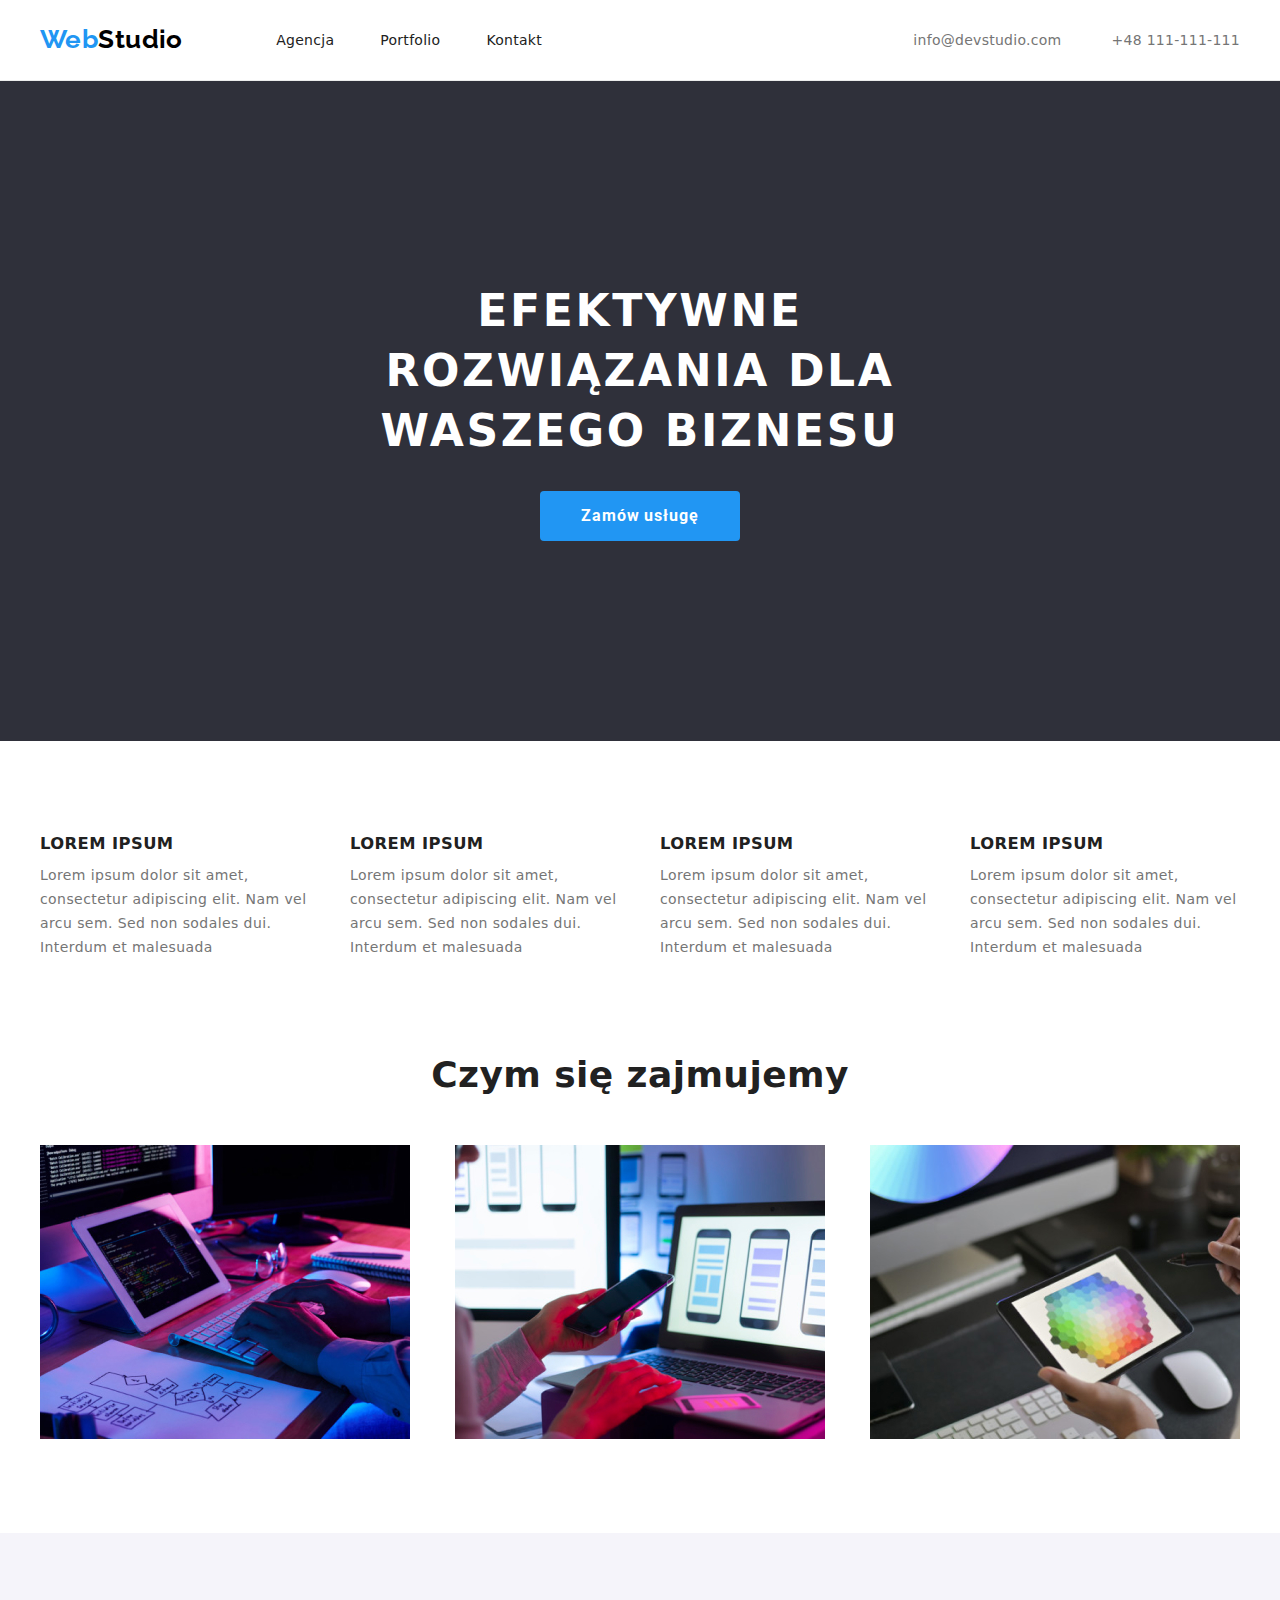
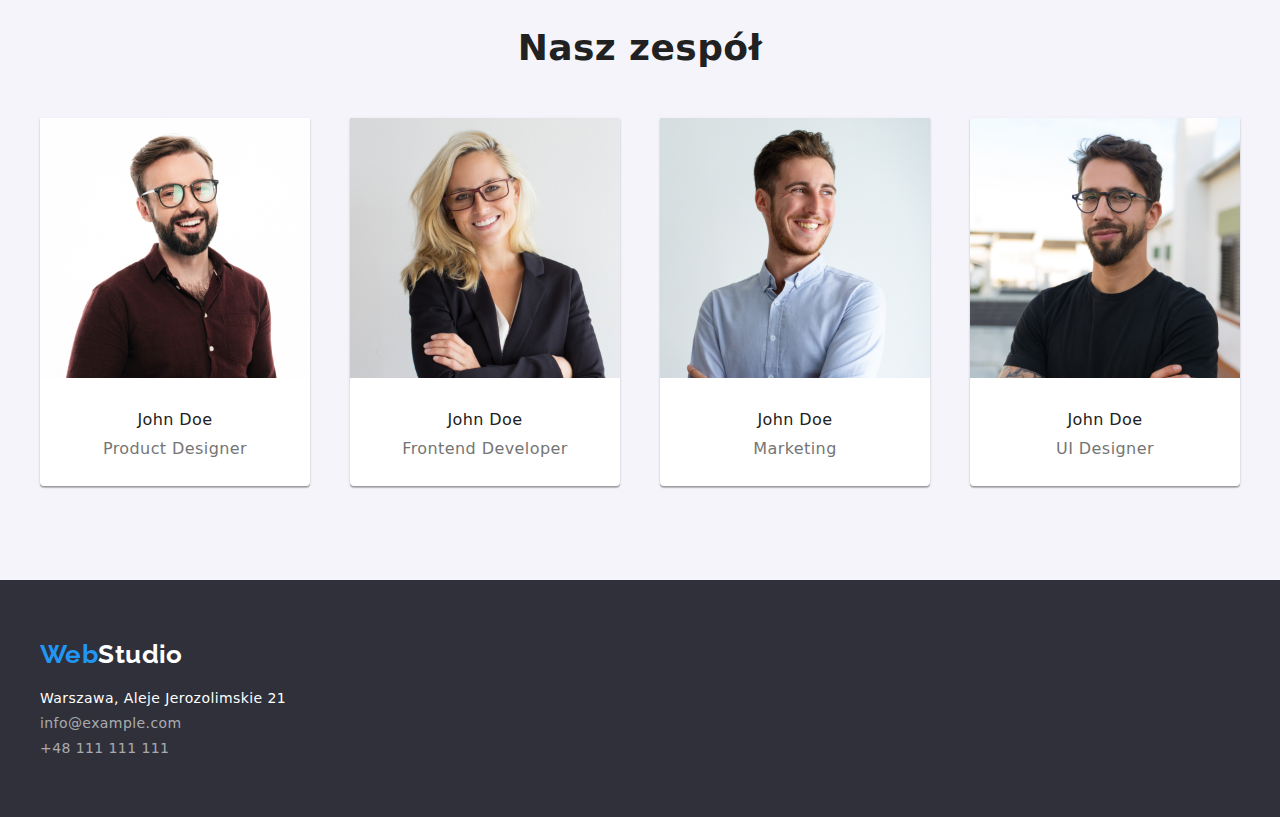
<file: index.html>
<!DOCTYPE html>
<html lang="pl">
  <head>
    <!-- Informacje serwisowe -->
    <meta charset="utf-8" />
    <meta http-equiv="X-UA-Compatible" content="IE=edge">
    <meta name="viewpoint" content="witdth=device-width,initial-scale=1.0"/>
    <link href="https://fonts.googleapis.com" />
    <link rel="preconnect" href="https://fonts.gstatic.com" crossorigin />
    <link href="https://fonts.googleapis.com/css2?family=Raleway:wght@700&family=Roboto:wght@400;500;700;900&display=swap" rel="stylesheet"/>
    <link rel="stylesheet" href="./css/styles.css" />
    <link rel="stylesheet" href="./css/modern-normalize.css" />
    <title>Main pages</title>
  </head>
  <body>
        <!-- Zawartość -->
    <header>
      <div class="container">
      <a class="logo logo-web" href="./index.html"
      >Web<span class="logo logo-studio-black">Studio</span></a>
      
      <nav>
  <!-- Nawigacja do innych stron -->
       <ul class="navigation">
          <li><a class="link" href="./#agency">Agencja</a></li>
          <li><a class="link" href="./portfolio.html">Portfolio</a></li>
          <li><a class="link" href="./#contact">Kontakt</a></li>
       </ul>
      </nav>
       <ul class="contacts-header">
           <li><a class="contact" href="mailto:info@devstudio.com">info@devstudio.com</a></li>
           <li><a class="contact" href="tel:+48111111111">+48 111-111-111</a></li>
       </ul>
      </div>
    </header>
    <main>
      <section class="order">
      <div class="container order-container">
      <h1>EFEKTYWNE ROZWIĄZANIA DLA WASZEGO BIZNESU</h1>
      <button type="button">Zamów usługę</button>
      </div>
    </section>
    <section class="features-padding section">
      <div class="container">
      <ul class="features">
        <li>
          <h3>LOREM IPSUM</h3>
          <p>Lorem ipsum dolor sit amet, consectetur adipiscing elit. 
            Nam vel arcu sem. Sed non sodales dui. Interdum et malesuada</p>
        </li>
        <li>
          <h3>LOREM IPSUM</h3>
          <p>Lorem ipsum dolor sit amet, consectetur adipiscing elit. 
            Nam vel arcu sem. Sed non sodales dui. Interdum et malesuada</p>
        </li>
        <li>
          <h3>LOREM IPSUM</h3>
          <p>Lorem ipsum dolor sit amet, consectetur adipiscing elit. 
            Nam vel arcu sem. Sed non sodales dui. Interdum et malesuada</p>
        </li>
        <li>
          <h3>LOREM IPSUM</h3>
          <p>Lorem ipsum dolor sit amet, consectetur adipiscing elit. 
            Nam vel arcu sem. Sed non sodales dui. Interdum et malesuada</p>
        </li>
      </ul>
    </div>
   </section>
   <section class="section">
     <div class="container what-we-do">
     <h2>Czym się zajmujemy</h2>
     <ul class="what-we-do-gallery">
       <li><img src="images/praca na tablecie.jpg" alt="Praca na tablecie" width="370" height="294" /></li>
       <li><img src="images/praca na telefonie.jpg" alt="Praca na telefonie" width="370" height="294" /></li>
       <li><img src="images/praca z paleta kolorow.jpg" alt="Paleta kolorów na tablecie" width="370" height="294"/></li>
     </ul>
     </div>
   </section>
   <section class="section agency" id="agency">
     <div class="container">
     <h2>Nasz zespół</h2>
     <ul class="agency-gallery">
       <li>
          <img src="images/Product Designer.jpg" alt="Portret Product Designer" width="270" height="260" />
          <h3>John Doe</h3>
          <p>Product Designer</p>
       </li>
      <li>
          <img src="images/Frontend Developer.jpg" alt="Portret Frontend Developer" width="270" height="260"/>
           <h3>John Doe</h3>
           <p>Frontend Developer</p>
       </li>
       <li>
          <img src="images/Marketing 1.jpg" alt="Portret Marketing" width="270" height="260"/>
          <h3>John Doe</h3>
          <p>Marketing</p>
       </li>
        <li>
          <img src="images/UI Designer.jpg" alt="UI Designer" width="270" height="260"/>
           <h3>John Doe</h3>
           <p>UI Designer</p>
         </li>
     </ul>
     </div>
   </section>
  </main>
  <!-- Stopka strony -->
    <footer class="contacts" id="contact">
      <div class="container">
      <a class="logo logo-web" href="./index.html"
      >Web<span class="logo logo-studio-white">Studio</span></a
    >
    <ul class="contacts-footer">
      <li><address>Warszawa, Aleje Jerozolimskie 21</address></li>
      <li><a class="contact" href="mailto:info@example.com">info@example.com</a></li>
      <li><a class="contact" href="tel:48111111111">+48 111 111 111</a></li>
    </ul>
     </div>
    </footer>
  </body>
</html>
</file>
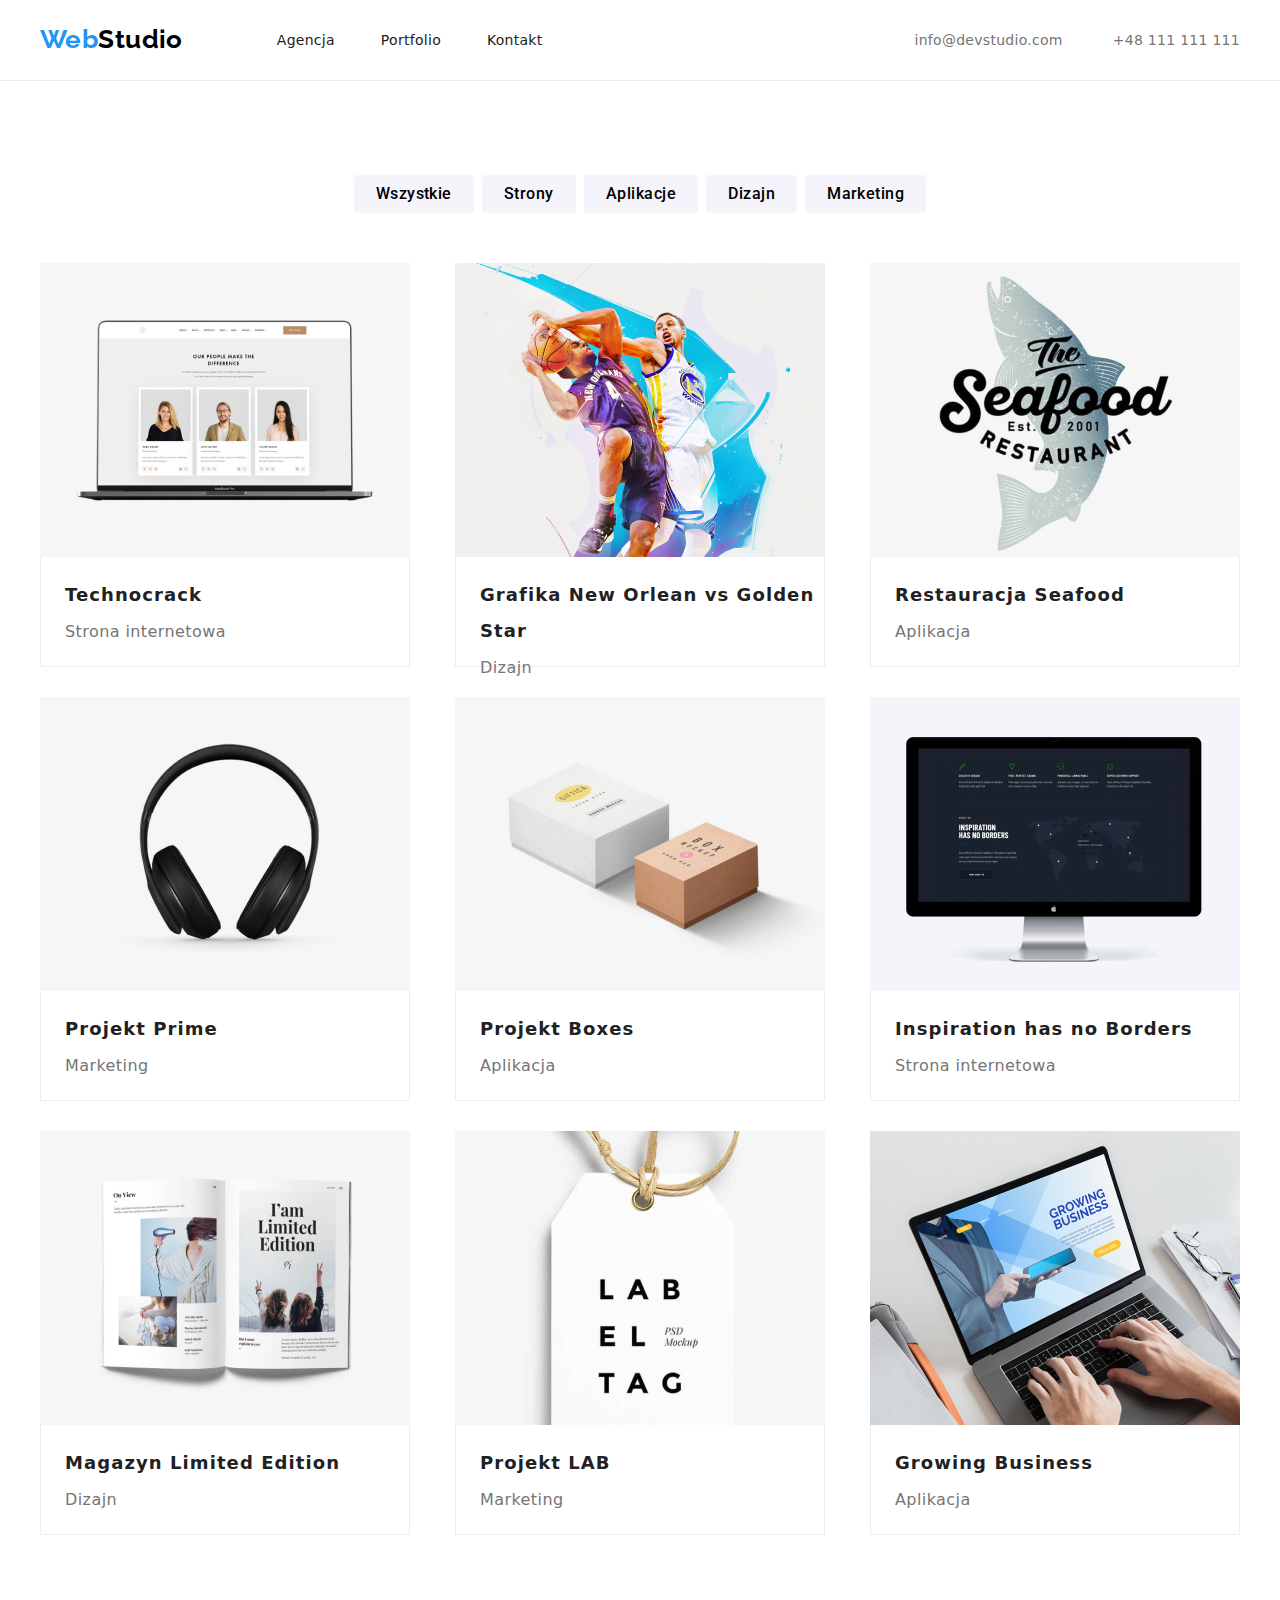
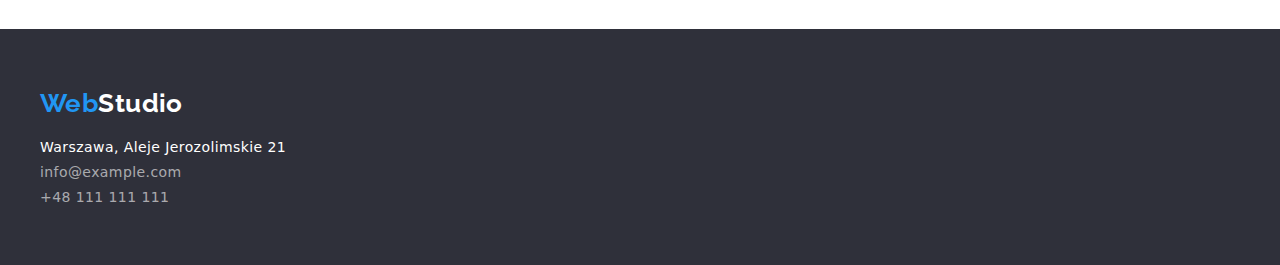
<file: portfolio.html>
<!DOCTYPE html>
<html lang="pl">
  <head>
    <!-- Informacje serwisowe -->
    <meta charset="utf-8" />
    <meta http-equiv="X-UA-Compatible" content="IE=edge">
    <meta name="viewpoint" content="witdth=device-width,initial-scale=1.0"/>
    <link href="https://fonts.googleapis.com" />
    <link rel="preconnect" href="https://fonts.gstatic.com" crossorigin />
    <link href="https://fonts.googleapis.com/css2?family=Raleway:wght@700&family=Roboto:wght@400;500;700;900&display=swap" rel="stylesheet"/>
    <link rel="stylesheet" href="./css/styles.css" />
    <link rel="stylesheet" href="./css/modern-normalize.css"/>
    <title>Portfolio</title>
  </head>
    <body>
    <!-- Zawartość -->
    <header>
      <div class="container">
        <a class="logo logo-web" href="./index.html">Web<span class="logo logo-studio-black">Studio</span></a>
      <nav>
  <!-- Nawigacja do innych stron -->
       <ul class="navigation"> 
        <li><a class="link" href="./#agency">Agencja</a></li>
        <li><a class="link" href="./portfolio.html">Portfolio</a></li>
        <li><a class="link" href="./#contact">Kontakt</a></li>
       </ul>
      </nav>
       <ul class="contacts-header">
        <li><a class="contact" href="mailto:info@devstudio.com">info@devstudio.com</a></li>
        <li><a class="contact" href="tel:+48111111111">+48 111 111 111</a></li>
        </ul>
      </div>
     </header>
    <main>
    <section class="portfolio-button section" id="portfolio">
      <div class="container">
      <ul class="filter-buttons"> 
        <li><button type="button">Wszystkie</button></li>
        <li><button type="button">Strony</button></li>
        <li><button type="button">Aplikacje</button></li>
        <li><button type="button">Dizajn</button></li>
        <li><button type="button">Marketing</button></li>
      </ul>
      </div>
    </section>
    <section class="portfolio section">
      <div class="container">
      <ul class="portfolio-gallery">
       <li>
          <img src="images/technocrack.jpg" alt="Laptop" width="370" height="294" />
          <div class="gallery-border">
          <h3>Technocrack</h3>
          <p>Strona internetowa</p>
          </div>
        </li>
       <li>
          <img src="images/new orlean.jpg" alt="koszyków" width="370" height="294"/>
          <div class="gallery-border">
          <h3>Grafika New Orlean vs Golden Star</h3>
          <p>Dizajn</p>
          </div>
       </li>
       <li>
        <img src="images/seafood restaurant.jpg" alt="Logo firmy" width="370" height="294" />
        <div class="gallery-border">
          <h3>Restauracja Seafood</h3>
          <p>Aplikacja</p>
        </div>
      </li>
       <li>
           <img src="images/Project Prime.jpg" alt="słuchawki" width="370" height="294"/>
           <div class="gallery-border">
           <h3>Projekt Prime</h3>
           <p>Marketing</p>
           </div>
       </li>
       <li>
           <img src="images/Project Box.jpg" alt="pudełka" width="370" height="294"/>
           <div class="gallery-border">
           <h3>Projekt Boxes</h3>
           <p>Aplikacja</p>
           </div>
       </li>
       <li>
            <img src="images/Inspiration has no border.jpg" alt="monitor" width="370" height="294"/>
            <div class="gallery-border">
            <h3>Inspiration has no Borders</h3>
            <p>Strona internetowa</p>
            </div>
       </li>
      <li>
            <img src="images/magazyn limited edition.jpg" alt="magazyn" width="370" height="294"/>
            <div class="gallery-border">
            <h3>Magazyn Limited Edition</h3>
            <p>Dizajn</p>
            </div>
      </li>
      <li>
          <img src="images/Projekt lab.jpg" alt="zawieszka" width="370" height="294"/>
          <div class="gallery-border">
          <h3>Projekt LAB</h3>
          <p>Marketing</p>
          </div>
      </li>
      <li>
          <img src="images/growning bussiness.jpg" alt="laptop z gb" width="370" height="294"/>
          <div class="gallery-border">  
          <h3>Growing Business</h3>
          <p>Aplikacja</p>
          </div>
      </li>
     </ul>
    </div>
   </section>
  </main>
  <!-- Stopka strony -->
    <footer class="contacts" id="contact">
      <div class="container">
      <a class="logo logo-web" href="./index.html">Web<span class="logo logo-studio-white">Studio</span></a>
      <ul class="contacts-footer">
        <li><address>Warszawa, Aleje Jerozolimskie 21</address></li>
        <li><a class="contact" href="mailto:info@example.com">info@example.com</a></li>
        <li><a class="contact" href="tel:48111111111">+48 111 111 111</a></li>
      </ul>
      </div>
    </footer>
  </body>
</html>
</file>
<file: css/styles.css>
:root {
  --brand-color: #2196f3;
  --main-color: #212121; /* txt, hdr, btn */
  --main-gray-color: #757575; /* p */
  --background-dark-color: #2f303a; /*order, footer*/
  --background-gray-color: #f5f4fa; /* team bg, button bg */
  --white-color: #fff; /* main bg, active txt, logo ftr */
  --black-color: #000; /* logo hdr*/
  --footer-contacts-color: rgba(255, 255, 255, 0.6);
  --header-border-color: #ececec;
  --portfolio-gallery-border: #EEEEEE;
}

h1,
h2,
h3,
h4,
h5,
h6,
p,
ul {
  margin: 0px;
  padding: 0px;
}

body {
  font-style: normal;
  font-family: 'Roboto', 'Raleway', sans-serif;
  color: var(--main-color);
  font-size: 14px;
  font-weight: 400;
  letter-spacing: 0.03em;
  background-color: var(--white-color)
}

.container {
  margin: 0px auto;
  width: 1200px;
  }

.section {
  padding-top: 94px;
  padding-bottom: 94px;
}

/*   HEADER   */

.logo {
  font-family: 'Raleway', sans-serif;
  font-size: 26px;
  font-weight: 700;
  text-decoration: none;
}

.logo-web {
  color: var(--brand-color); 
}

.logo-studio-black {
  color: var(--black-color);
}

.logo-studio-white {
  color: var(--white-color);
}

/*   header navigation and contacts  */

header {
  border-bottom: 1px solid var(--header-border-color);
}

header .container {
  display: flex;
  align-items: center;
  justify-content: space-between;
}

header .container > .logo {
  padding-top: 24px;
  padding-bottom: 25px;
}

.navigation > li,
.contacts > li {
  padding-top: 32px;
  padding-bottom: 32px;
}

.navigation,
.contacts-header {
  display: flex;
  justify-content: space-between;
  font-weight: 500;
  line-height: 1.15;
  letter-spacing: 0.02em;
  list-style: none;
}

/*   header navigation   */

.navigation {
  margin-left: 93px;
}

.navigation > li:not(:last-child) {
  margin-right: 46px;
}

.navigation .link {
  text-decoration: none;
  color: var(--main-color);
}

.navigation .link:focus,
.navigation .link:hover {
  color: var(--brand-color)
}

/*   header contact   */

.contacts-header {
  margin-left: 371px;
}

.contacts-header > li:not(:last-child) {
  margin-right: 50px;
}

.contacts-header .contact {
  text-decoration: none;
  color: var(--main-gray-color);
  }

.contacts-header .contact:hover,
.contacts-header .contact:focus {
   color: var(--brand-color);
  }

/*   MAIN PAGES   */

.order {
  background-color: var(--background-dark-color);
}

.order > .container {
  display: flex;
  flex-direction: column;
}

.order-container {
  padding-top: 200px;
  padding-bottom: 200px;
}
.order-container > h1 {
  margin-left: auto;
  margin-right: auto;
  padding-bottom: 30px;
  width: 696px;
  font-size: 44px;
  color: var(--white-color);
  text-align: center;
  font-weight: 900;
  line-height: 1.363;
  letter-spacing: 0.06em;
}

.order-container button {
  margin-left: auto;
  margin-right: auto;
  padding: 10px 32px;
  width: 200px;
  height: 50px;
  font-family: 'Roboto', sans-serif;
  font-size: 16px;
  color: var(--white-color);
  text-align: center;
  font-weight: 700;
  line-height: 1.875;
  letter-spacing: 0.06em;
  background-color: var(--brand-color);
  border-style: hidden;
  border-radius: 4px;
  cursor: pointer;
}

/*   features   */

.features-padding {
  padding-bottom: 0px;
}

.features {
  display: flex;
  justify-content: space-between;
}

.features > li {
  list-style: none;
  width: 270px;
}

.features h3 {
  padding-bottom: 10px;
  font-weight: 700;
  text-transform: uppercase;
}
.features p {
  color: var(--main-gray-color);
  line-height: 1.71;
}

/*    what we do   */

.what-we-do {
  display: flex;
  flex-direction: column;
}

.what-we-do h2 {
  padding-bottom: 50px;
  font-size: 36px;
  font-weight: 700;
  text-align: center;
}

.what-we-do-gallery {
  display: flex;
  justify-content: space-between;
  list-style: none;
}

.what-we-do-gallery > li {
  width: 370px;
  height: 294px;
}

/*   agency team    */   
.agency {
  background-color: var(--background-gray-color);
}

.agency > .container {
  display: flex;
  flex-direction: column;
  background-color: #F5F4FA;
  }

.agency h2 {
  padding-bottom: 50px;
  font-size: 36px;
  text-align: center;
}

.agency-gallery {
  display: flex;
  justify-content: space-between;
  list-style: none;
}

.agency-gallery > li {
  width: 270px;
  height: 368px;
  background: var(--white-color);
  text-align: center;
  border-bottom-right-radius: 4px;
  border-bottom-left-radius: 4px;
  box-shadow: 0px 1px 3px rgba(0, 0, 0, 0.12), 0px 1px 1px rgba(0, 0, 0, 0.14), 0px 2px 1px rgba(0, 0, 0, 0.2);
  border-radius: 0px 0px 4px 4px;
  list-style: none;
}

.agency-gallery h3 {
  padding-top: 30px;
  padding-bottom: 10px;
  font-size: 16px;
  font-weight: 500;
}

.agency-gallery p {
  font-size: 16px;
  color: var(--main-gray-color);
}

/*   MAIN PORTFOLIO   */

.portfolio-button {
 padding-bottom: 0px;
}

.filter-buttons {
  display: flex;
  justify-content: center;
  padding-bottom: 50px;
  list-style: none ;
}
.filter-buttons > li:not(:first-child) {
  margin-left: 8px;
}
.filter-buttons button {
  padding: 6px 22px;
  font-family: 'Roboto', sans-serif;
  font-size: 16px;
  text-align: center;
  font-weight: 500;
  line-height: 1.625;
  letter-spacing: 0.03em;
  background-color: var(--background-gray-color);
  border-style: hidden;
  border-radius: 4px;
  cursor: pointer;
}

.filter-buttons button:hover,
.filter-buttons button:focus,
.filter-buttons button:active {
  color: var(--white-color);
  background-color: var(--brand-color);
  box-shadow: 0px 3px 1px rgba(0, 0, 0, 0.1), 0px 1px 2px rgba(0, 0, 0, 0.08), 0px 2px 2px rgba(0, 0, 0, 0.12);
}

.portfolio {
  padding-top: 0px;
}

.portfolio-gallery {
  display: flex;
  flex-wrap: wrap;
  gap: 30px;
  justify-content: space-between;
  list-style: none;
}

.portfolio-gallery > li {
  width: 370px;
  height: 404px;
  background: var(--white-color);
}

.portfolio-gallery img {
  display: block;
}

.gallery-border {
  width: 370px;
  height: 110px;
  padding-top: 294;
  border-right: 1px solid var(--portfolio-gallery-border);
  border-bottom: 1px solid var(--portfolio-gallery-border);
  border-left: 1px solid var(--portfolio-gallery-border);
}

.portfolio-gallery h3 {
  margin-left: 24px;
  padding-top: 20px;
  font-size: 18px;
  font-weight: 700;
  line-height: 2;
  letter-spacing: 0.06em;
}
.portfolio-gallery p {
  margin-left: 24px;
  padding-top: 4px;
  padding-bottom: 20px;
  font-size: 16px;
  color: var(--main-gray-color);
  line-height: 1.875;
}

/*   FOOTER   */

footer .container {
  display: flex;
  flex-direction: column;
}

footer .container > .logo {
  padding-top: 60px;
  padding-bottom: 0px;
}
.contacts {
  color: var(--white-color);
  background-color: var(--background-dark-color);
}

.contacts-footer address {
  font-style: normal;
}

.contacts-footer > li:not(:last-child) {
  padding-bottom: 9px;
}
.contacts-footer {
  padding-top: 20px;
  padding-bottom: 60px;
  list-style: none;
}
.contacts-footer .contact {
  text-decoration: none;
  color: var(--footer-contacts-color);
}
.contacts-footer .contact:hover,
.contacts-footer .contact:focus {
  color: var(--brand-color);
}
</file>
